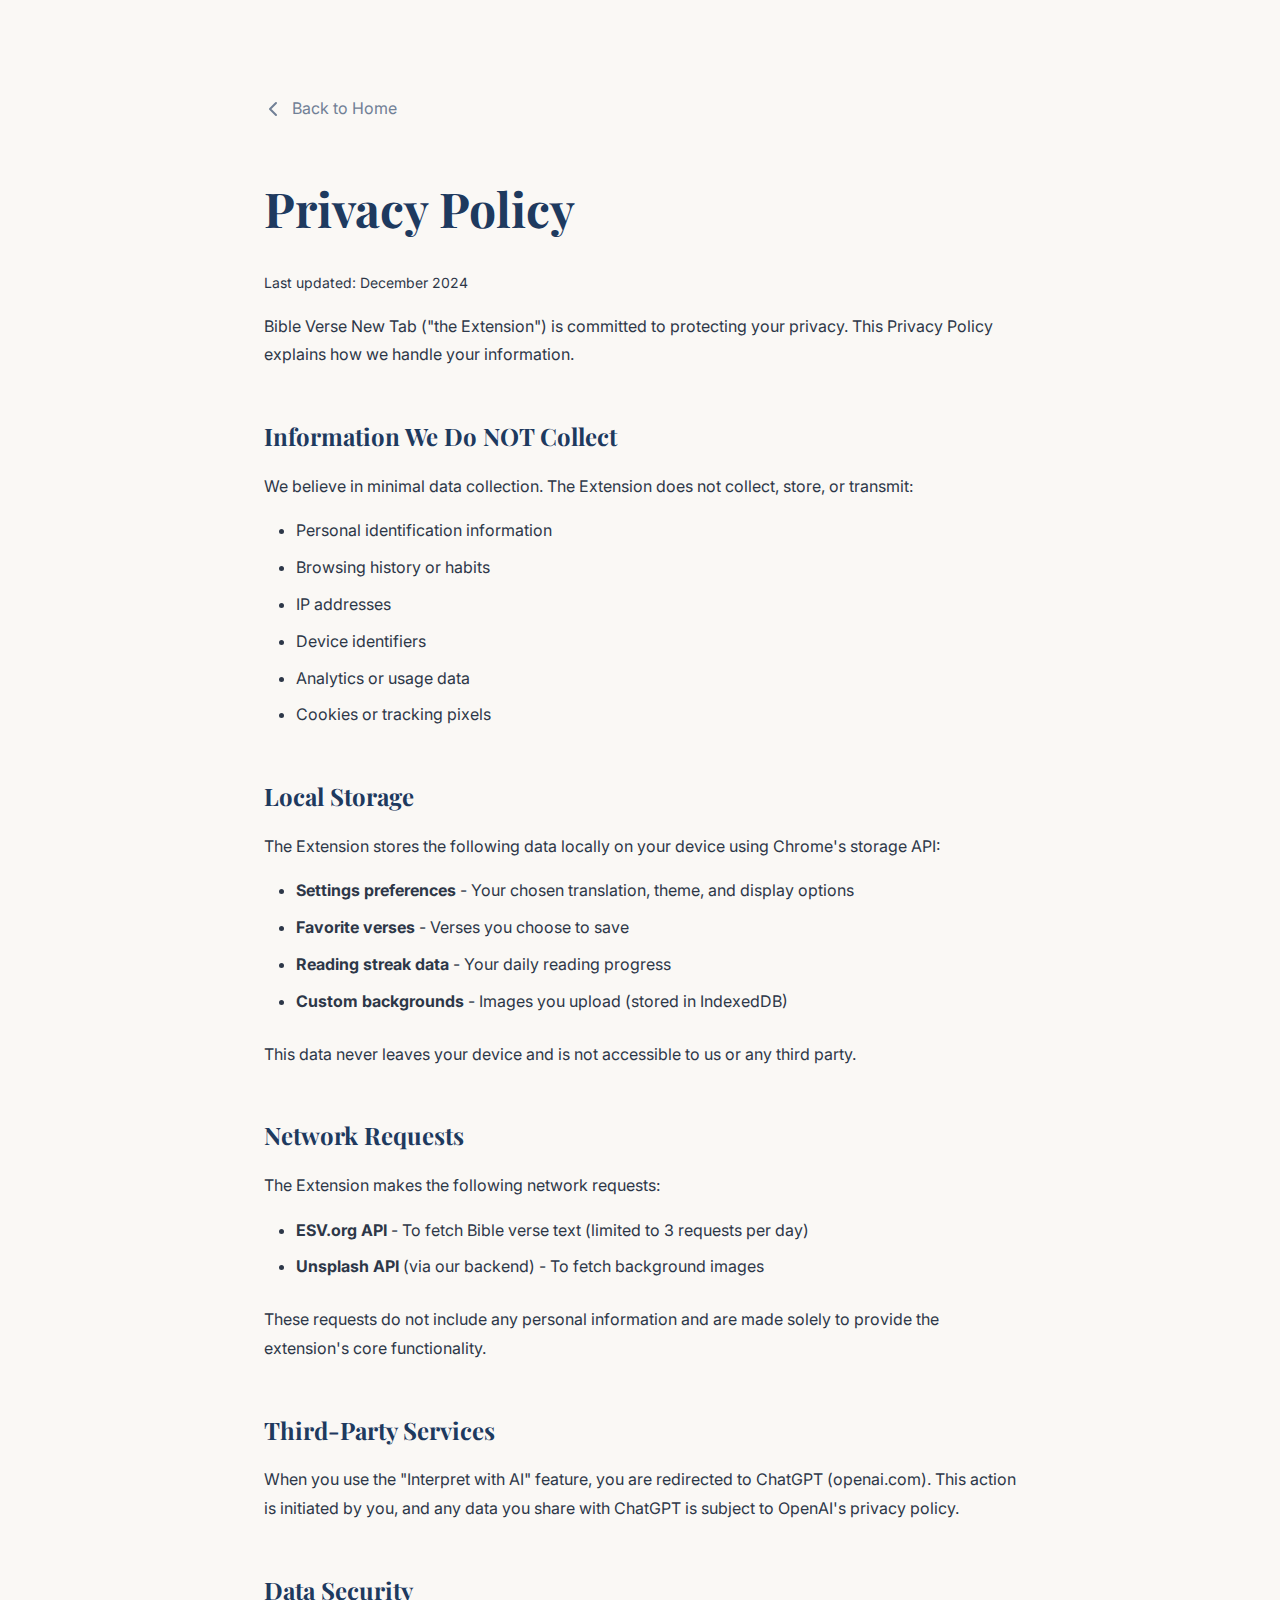
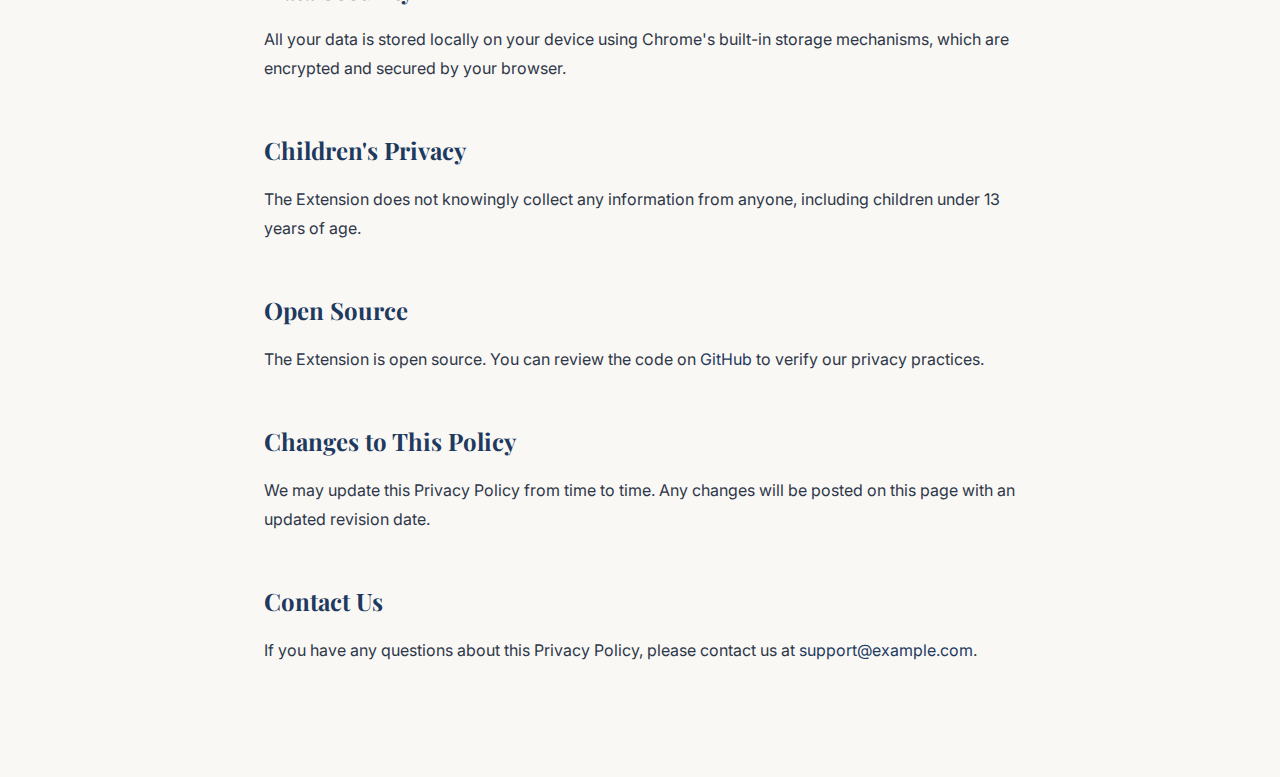
<file: privacy.html>
<!DOCTYPE html>
<html lang="en">
<head>
  <meta charset="UTF-8">
  <meta name="viewport" content="width=device-width, initial-scale=1.0">
  <meta name="description" content="Privacy Policy for Bible Verse New Tab Chrome Extension">
  <title>Privacy Policy - Bible Verse New Tab</title>

  <!-- Fonts -->
  <link rel="preconnect" href="https://fonts.googleapis.com">
  <link rel="preconnect" href="https://fonts.gstatic.com" crossorigin>
  <link href="https://fonts.googleapis.com/css2?family=Inter:wght@400;500;600&family=Playfair+Display:wght@500;600;700&display=swap" rel="stylesheet">

  <!-- Styles -->
  <link rel="stylesheet" href="/css/styles.css">
  <style>
    .privacy-page {
      padding: var(--space-4xl) 0;
      min-height: 100vh;
    }
    .privacy-page .container {
      max-width: 800px;
    }
    .privacy-page h1 {
      font-family: var(--font-heading);
      font-size: clamp(2rem, 5vw, 3rem);
      color: var(--color-primary);
      margin-bottom: var(--space-lg);
    }
    .privacy-page h2 {
      font-family: var(--font-heading);
      font-size: 1.5rem;
      color: var(--color-primary);
      margin-top: var(--space-2xl);
      margin-bottom: var(--space-md);
    }
    .privacy-page p, .privacy-page li {
      color: var(--color-text);
      line-height: 1.8;
      margin-bottom: var(--space-md);
    }
    .privacy-page ul {
      margin-left: var(--space-xl);
      margin-bottom: var(--space-lg);
    }
    .privacy-page li {
      margin-bottom: var(--space-sm);
    }
    .back-link {
      display: inline-flex;
      align-items: center;
      gap: var(--space-sm);
      margin-bottom: var(--space-2xl);
      color: var(--color-text-muted);
    }
    .back-link:hover {
      color: var(--color-primary);
    }
    .last-updated {
      color: var(--color-text-muted);
      font-size: 0.875rem;
      margin-bottom: var(--space-2xl);
    }
  </style>

  <!-- Favicon -->
  <link rel="icon" type="image/svg+xml" href="/images/favicon.svg">
</head>
<body>
  <main class="privacy-page">
    <div class="container">
      <a href="/" class="back-link">
        <svg width="20" height="20" viewBox="0 0 20 20" fill="none" aria-hidden="true">
          <path d="M12 4l-6 6 6 6" stroke="currentColor" stroke-width="2" stroke-linecap="round" stroke-linejoin="round"/>
        </svg>
        Back to Home
      </a>

      <h1>Privacy Policy</h1>
      <p class="last-updated">Last updated: December 2024</p>

      <p>Bible Verse New Tab ("the Extension") is committed to protecting your privacy. This Privacy Policy explains how we handle your information.</p>

      <h2>Information We Do NOT Collect</h2>
      <p>We believe in minimal data collection. The Extension does not collect, store, or transmit:</p>
      <ul>
        <li>Personal identification information</li>
        <li>Browsing history or habits</li>
        <li>IP addresses</li>
        <li>Device identifiers</li>
        <li>Analytics or usage data</li>
        <li>Cookies or tracking pixels</li>
      </ul>

      <h2>Local Storage</h2>
      <p>The Extension stores the following data locally on your device using Chrome's storage API:</p>
      <ul>
        <li><strong>Settings preferences</strong> - Your chosen translation, theme, and display options</li>
        <li><strong>Favorite verses</strong> - Verses you choose to save</li>
        <li><strong>Reading streak data</strong> - Your daily reading progress</li>
        <li><strong>Custom backgrounds</strong> - Images you upload (stored in IndexedDB)</li>
      </ul>
      <p>This data never leaves your device and is not accessible to us or any third party.</p>

      <h2>Network Requests</h2>
      <p>The Extension makes the following network requests:</p>
      <ul>
        <li><strong>ESV.org API</strong> - To fetch Bible verse text (limited to 3 requests per day)</li>
        <li><strong>Unsplash API</strong> (via our backend) - To fetch background images</li>
      </ul>
      <p>These requests do not include any personal information and are made solely to provide the extension's core functionality.</p>

      <h2>Third-Party Services</h2>
      <p>When you use the "Interpret with AI" feature, you are redirected to ChatGPT (openai.com). This action is initiated by you, and any data you share with ChatGPT is subject to OpenAI's privacy policy.</p>

      <h2>Data Security</h2>
      <p>All your data is stored locally on your device using Chrome's built-in storage mechanisms, which are encrypted and secured by your browser.</p>

      <h2>Children's Privacy</h2>
      <p>The Extension does not knowingly collect any information from anyone, including children under 13 years of age.</p>

      <h2>Open Source</h2>
      <p>The Extension is open source. You can review the code on <a href="https://github.com/jasonalmine/Bible-Chrome-Extension" target="_blank" rel="noopener noreferrer">GitHub</a> to verify our privacy practices.</p>

      <h2>Changes to This Policy</h2>
      <p>We may update this Privacy Policy from time to time. Any changes will be posted on this page with an updated revision date.</p>

      <h2>Contact Us</h2>
      <p>If you have any questions about this Privacy Policy, please contact us at <a href="mailto:support@example.com">support@example.com</a>.</p>
    </div>
  </main>
</body>
</html>
</file>
<file: css/styles.css>
/* ===========================
   Design Tokens
   =========================== */
:root {
  /* Colors */
  --color-primary: #1e3a5f;
  --color-primary-dark: #152a45;
  --color-accent: #d4a574;
  --color-accent-light: #e8c9a8;
  --color-bg: #faf8f5;
  --color-bg-alt: #f5f2ed;
  --color-white: #ffffff;
  --color-text: #2d3748;
  --color-text-muted: #718096;
  --color-text-light: #a0aec0;

  /* Typography */
  --font-heading: 'Playfair Display', Georgia, serif;
  --font-body: 'Inter', system-ui, sans-serif;

  /* Spacing */
  --space-xs: 0.25rem;
  --space-sm: 0.5rem;
  --space-md: 1rem;
  --space-lg: 1.5rem;
  --space-xl: 2rem;
  --space-2xl: 3rem;
  --space-3xl: 4rem;
  --space-4xl: 6rem;

  /* Border Radius */
  --radius-sm: 0.25rem;
  --radius-md: 0.5rem;
  --radius-lg: 1rem;
  --radius-xl: 1.5rem;
  --radius-full: 9999px;

  /* Shadows */
  --shadow-sm: 0 1px 2px rgba(0, 0, 0, 0.05);
  --shadow-md: 0 4px 6px rgba(0, 0, 0, 0.07);
  --shadow-lg: 0 10px 25px rgba(0, 0, 0, 0.1);
  --shadow-xl: 0 20px 40px rgba(0, 0, 0, 0.15);

  /* Transitions */
  --transition-fast: 150ms ease;
  --transition-base: 200ms ease;
  --transition-slow: 300ms ease;

  /* Container */
  --container-max: 1200px;
  --container-padding: var(--space-lg);
}

/* ===========================
   Reset & Base
   =========================== */
*,
*::before,
*::after {
  box-sizing: border-box;
  margin: 0;
  padding: 0;
}

html {
  scroll-behavior: smooth;
}

body {
  font-family: var(--font-body);
  font-size: 1rem;
  line-height: 1.6;
  color: var(--color-text);
  background-color: var(--color-bg);
  -webkit-font-smoothing: antialiased;
  -moz-osx-font-smoothing: grayscale;
}

img {
  max-width: 100%;
  height: auto;
  display: block;
}

a {
  color: var(--color-primary);
  text-decoration: none;
  transition: color var(--transition-fast);
}

a:hover {
  color: var(--color-accent);
}

/* ===========================
   Utilities
   =========================== */
.container {
  width: 100%;
  max-width: var(--container-max);
  margin: 0 auto;
  padding-left: var(--container-padding);
  padding-right: var(--container-padding);
}

.section-title {
  font-family: var(--font-heading);
  font-size: clamp(1.75rem, 4vw, 2.5rem);
  font-weight: 600;
  color: var(--color-primary);
  text-align: center;
  margin-bottom: var(--space-md);
}

.section-subtitle {
  font-size: 1.125rem;
  color: var(--color-text-muted);
  text-align: center;
  max-width: 600px;
  margin: 0 auto var(--space-3xl);
}

/* ===========================
   Hero Section
   =========================== */
.hero {
  position: relative;
  min-height: 100vh;
  display: flex;
  align-items: center;
  justify-content: center;
  background: linear-gradient(135deg, #1e3a5f 0%, #2d4a6f 50%, #1a2f4a 100%);
  background-image: url('/images/hero-bg.webp');
  background-size: cover;
  background-position: center;
  overflow: hidden;
}

.hero-overlay {
  position: absolute;
  inset: 0;
  background: linear-gradient(
    135deg,
    rgba(30, 58, 95, 0.92) 0%,
    rgba(30, 58, 95, 0.85) 50%,
    rgba(26, 47, 74, 0.9) 100%
  );
}

.hero-content {
  position: relative;
  z-index: 1;
  text-align: center;
  padding: var(--space-xl);
  max-width: 800px;
}

.logo {
  display: inline-flex;
  align-items: center;
  gap: var(--space-sm);
  margin-bottom: var(--space-2xl);
}

.logo svg {
  width: 48px;
  height: 48px;
}

.logo-text {
  font-family: var(--font-heading);
  font-size: 1.25rem;
  font-weight: 500;
  color: var(--color-white);
  letter-spacing: 0.02em;
}

.hero-title {
  font-family: var(--font-heading);
  font-size: clamp(2rem, 6vw, 3.5rem);
  font-weight: 700;
  color: var(--color-white);
  line-height: 1.2;
  margin-bottom: var(--space-lg);
}

.hero-subtitle {
  font-size: clamp(1rem, 2vw, 1.25rem);
  color: rgba(255, 255, 255, 0.85);
  line-height: 1.7;
  margin-bottom: var(--space-2xl);
  max-width: 600px;
  margin-left: auto;
  margin-right: auto;
}

.cta-button {
  display: inline-flex;
  align-items: center;
  gap: var(--space-sm);
  padding: var(--space-md) var(--space-xl);
  background: var(--color-accent);
  color: var(--color-primary-dark);
  font-size: 1rem;
  font-weight: 600;
  border-radius: var(--radius-full);
  transition: all var(--transition-base);
  box-shadow: var(--shadow-md);
}

.cta-button:hover {
  background: var(--color-accent-light);
  color: var(--color-primary-dark);
  transform: translateY(-2px);
  box-shadow: var(--shadow-lg);
}

.cta-button svg {
  width: 20px;
  height: 20px;
}

.cta-button--large {
  padding: var(--space-lg) var(--space-2xl);
  font-size: 1.125rem;
}

.hero-note {
  margin-top: var(--space-lg);
  font-size: 0.875rem;
  color: rgba(255, 255, 255, 0.6);
}

.scroll-indicator {
  position: absolute;
  bottom: var(--space-xl);
  left: 50%;
  transform: translateX(-50%);
  z-index: 1;
}

.scroll-indicator span {
  display: block;
  width: 24px;
  height: 40px;
  border: 2px solid rgba(255, 255, 255, 0.4);
  border-radius: 12px;
  position: relative;
}

.scroll-indicator span::before {
  content: '';
  position: absolute;
  top: 8px;
  left: 50%;
  width: 4px;
  height: 8px;
  background: rgba(255, 255, 255, 0.6);
  border-radius: 2px;
  transform: translateX(-50%);
  animation: scroll 2s infinite;
}

@keyframes scroll {
  0% { opacity: 1; transform: translateX(-50%) translateY(0); }
  100% { opacity: 0; transform: translateX(-50%) translateY(12px); }
}

/* ===========================
   Screenshot Section
   =========================== */
.screenshot-section {
  padding: var(--space-4xl) 0;
  background: var(--color-bg);
}

.browser-mockup {
  background: var(--color-white);
  border-radius: var(--radius-xl);
  box-shadow: var(--shadow-xl);
  overflow: hidden;
  max-width: 1000px;
  margin: 0 auto;
}

.browser-header {
  display: flex;
  align-items: center;
  gap: var(--space-md);
  padding: var(--space-md) var(--space-lg);
  background: var(--color-bg-alt);
  border-bottom: 1px solid rgba(0, 0, 0, 0.05);
}

.browser-dots {
  display: flex;
  gap: var(--space-sm);
}

.browser-dots span {
  width: 12px;
  height: 12px;
  border-radius: 50%;
  background: var(--color-text-light);
}

.browser-dots span:first-child { background: #ff5f57; }
.browser-dots span:nth-child(2) { background: #ffbd2e; }
.browser-dots span:last-child { background: #28ca41; }

.browser-address {
  flex: 1;
  padding: var(--space-sm) var(--space-md);
  background: var(--color-white);
  border-radius: var(--radius-md);
  font-size: 0.875rem;
  color: var(--color-text-muted);
  text-align: center;
}

.browser-content {
  position: relative;
  aspect-ratio: 16 / 10;
  background: var(--color-primary);
}

.browser-content img {
  width: 100%;
  height: 100%;
  object-fit: cover;
}

/* ===========================
   Features Section
   =========================== */
.features-section {
  padding: var(--space-4xl) 0;
  background: var(--color-bg-alt);
}

.features-grid {
  display: grid;
  grid-template-columns: repeat(auto-fit, minmax(300px, 1fr));
  gap: var(--space-xl);
}

.feature-card {
  background: var(--color-white);
  padding: var(--space-xl);
  border-radius: var(--radius-lg);
  box-shadow: var(--shadow-sm);
  transition: all var(--transition-base);
}

.feature-card:hover {
  transform: translateY(-4px);
  box-shadow: var(--shadow-lg);
}

.feature-icon {
  width: 56px;
  height: 56px;
  display: flex;
  align-items: center;
  justify-content: center;
  background: linear-gradient(135deg, var(--color-primary) 0%, var(--color-primary-dark) 100%);
  border-radius: var(--radius-md);
  margin-bottom: var(--space-lg);
  color: var(--color-accent);
}

.feature-card h3 {
  font-family: var(--font-heading);
  font-size: 1.25rem;
  font-weight: 600;
  color: var(--color-primary);
  margin-bottom: var(--space-sm);
}

.feature-card p {
  font-size: 0.9375rem;
  color: var(--color-text-muted);
  line-height: 1.6;
}

/* ===========================
   Privacy Section
   =========================== */
.privacy-section {
  padding: var(--space-4xl) 0;
  background: var(--color-bg);
}

.privacy-card {
  background: linear-gradient(135deg, var(--color-primary) 0%, var(--color-primary-dark) 100%);
  padding: var(--space-3xl);
  border-radius: var(--radius-xl);
  text-align: center;
  max-width: 800px;
  margin: 0 auto;
}

.privacy-title {
  font-family: var(--font-heading);
  font-size: clamp(1.5rem, 4vw, 2rem);
  font-weight: 600;
  color: var(--color-white);
  margin-bottom: var(--space-sm);
}

.privacy-subtitle {
  font-size: 1.0625rem;
  color: rgba(255, 255, 255, 0.8);
  margin-bottom: var(--space-2xl);
}

.privacy-list {
  list-style: none;
  display: grid;
  grid-template-columns: repeat(auto-fit, minmax(200px, 1fr));
  gap: var(--space-lg);
  text-align: left;
}

.privacy-list li {
  display: flex;
  align-items: center;
  gap: var(--space-sm);
  color: var(--color-white);
  font-size: 0.9375rem;
}

.privacy-list svg {
  flex-shrink: 0;
  color: var(--color-accent);
}

/* ===========================
   CTA Section
   =========================== */
.cta-section {
  padding: var(--space-4xl) 0;
  background: var(--color-bg-alt);
  text-align: center;
}

.cta-title {
  font-family: var(--font-heading);
  font-size: clamp(1.75rem, 4vw, 2.5rem);
  font-weight: 600;
  color: var(--color-primary);
  margin-bottom: var(--space-md);
}

.cta-subtitle {
  font-size: 1.125rem;
  color: var(--color-text-muted);
  margin-bottom: var(--space-2xl);
}

/* ===========================
   Footer
   =========================== */
.footer {
  padding: var(--space-3xl) 0 var(--space-xl);
  background: var(--color-primary);
  color: rgba(255, 255, 255, 0.8);
}

.footer-content {
  display: flex;
  flex-wrap: wrap;
  justify-content: space-between;
  align-items: center;
  gap: var(--space-lg);
  padding-bottom: var(--space-xl);
  border-bottom: 1px solid rgba(255, 255, 255, 0.1);
  margin-bottom: var(--space-xl);
}

.footer-brand {
  display: flex;
  align-items: center;
  gap: var(--space-sm);
  font-family: var(--font-heading);
  font-size: 1.125rem;
  font-weight: 500;
  color: var(--color-white);
}

.footer-links {
  display: flex;
  flex-wrap: wrap;
  gap: var(--space-lg);
}

.footer-links a {
  color: rgba(255, 255, 255, 0.7);
  font-size: 0.9375rem;
  transition: color var(--transition-fast);
}

.footer-links a:hover {
  color: var(--color-accent);
}

.footer-credits {
  text-align: center;
  font-size: 0.875rem;
  color: rgba(255, 255, 255, 0.5);
}

.footer-credits p {
  margin-bottom: var(--space-xs);
}

.footer-credits a {
  color: rgba(255, 255, 255, 0.7);
}

.footer-credits a:hover {
  color: var(--color-accent);
}

.footer-copyright {
  margin-top: var(--space-md);
  color: rgba(255, 255, 255, 0.4);
}

/* ===========================
   Responsive
   =========================== */
@media (max-width: 768px) {
  :root {
    --container-padding: var(--space-md);
  }

  .hero-content {
    padding: var(--space-lg);
  }

  .features-grid {
    grid-template-columns: 1fr;
  }

  .privacy-card {
    padding: var(--space-xl);
  }

  .privacy-list {
    grid-template-columns: 1fr;
  }

  .footer-content {
    flex-direction: column;
    text-align: center;
  }

  .footer-links {
    justify-content: center;
  }
}

/* ===========================
   Reduced Motion
   =========================== */
@media (prefers-reduced-motion: reduce) {
  *,
  *::before,
  *::after {
    animation-duration: 0.01ms !important;
    animation-iteration-count: 1 !important;
    transition-duration: 0.01ms !important;
  }

  html {
    scroll-behavior: auto;
  }
}
</file>
